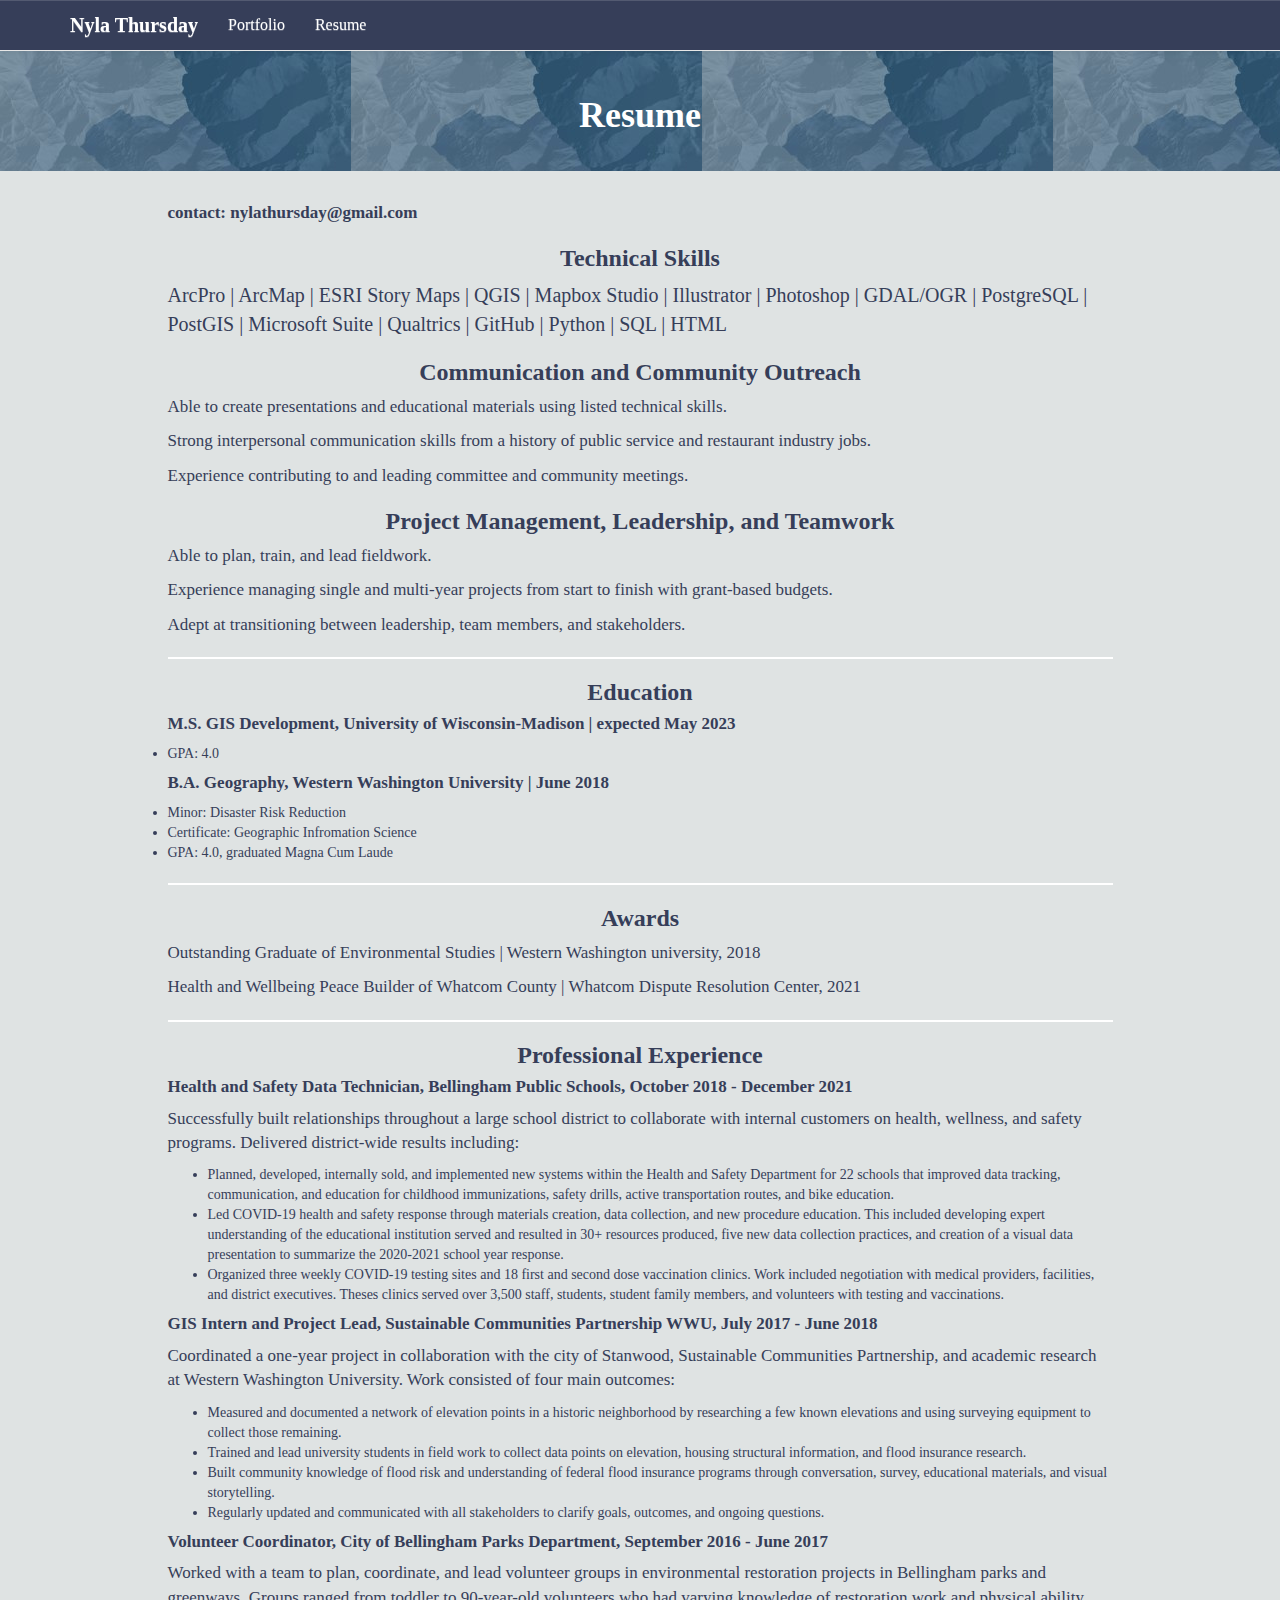
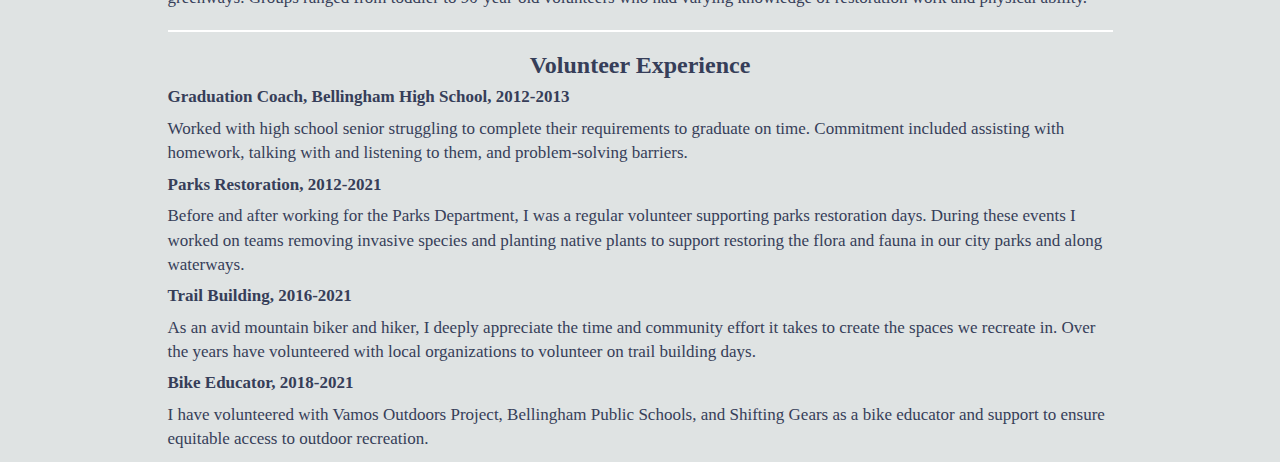
<file: resume.html>
<!DOCTYPE html>
<html lang="en">
	<head>
		<meta charset="utf-8">
		<meta name="viewport" content="width=device-width, initial-scale=1">
		<title>Nyla Thursday</title>
		<!-- <link href='https://fonts.googleapis.com/css?family=Montserrat:400,700' rel='stylesheet' type='text/css'> -->

		<!--put your Bootstrap stylesheet links below this comment and above style.css-->
		<link rel="stylesheet" href="css/bootstrap.min.css">
		<link rel="stylesheet" href="css/bootstrap-theme.min.css">
		<link rel="stylesheet" href="css/style.css">
		<!--[if IE<9]>
			<link rel="stylesheet" href="css/style.ie.css">
		<![endif]-->
	</head>

	<body>
		<nav class="navbar navbar-default navbar-fixed-top"> <!-- Create the navbar -->
      <div class="container">
        <div class="navbar-header"> <!-- Create the navbar -->
          <button type="button" class="navbar-toggle collapsed" data-toggle="collapse" data-target="#navbar" aria-expanded="false" aria-controls="navbar">
            <span class="sr-only">Toggle navigation</span>
						<span class="glyphicon glyphicon-menu-hamburger"></span><span class="mobile-menu"> Menu</span>
		      </button> <!-- Hamburger button for smaller devices -->
					<a class="navbar-brand" href="index.html">Nyla Thursday</a> <!-- Brand -->
		    </div>

		    <!-- Collect the nav links, forms, and other content for toggling -->
		    <div id="navbar" class="collapse navbar-collapse">
		      <ul class="nav navbar-nav">
		        <li><a href="Portfolio.html">Portfolio</a></li>
						<li><a href="resume.html">Resume</a></li>
		      </ul>
		    </div> <!--/.navbar-collapse -->
		  </div> <!--/.container -->
		</nav> <!--/navigation bar -->

		<div class="jumbotron">
      <div class="container">
        <h2>Resume</h2>
      </div>
    </div>

    <div class="container">
      <div class="row">
        <div class="col-md-10 col-md-offset-1 resume">
            <p> <strong>contact: nylathursday@gmail.com </strong></p>
          <h3>Technical Skills</h3>
          <p2>
            ArcPro | ArcMap | ESRI Story Maps | QGIS | Mapbox Studio | Illustrator | Photoshop | GDAL/OGR | PostgreSQL | PostGIS | Microsoft Suite | Qualtrics | GitHub | Python | SQL | HTML
          </p2>
          <h3>Communication and Community Outreach</h3>
          <p>Able to create presentations and educational materials using listed technical skills.</p>
          <p>Strong interpersonal communication skills from a history of public service and restaurant industry jobs.</p>
          <p>Experience contributing to and leading committee and community meetings.</p>
            
          <h3>Project Management, Leadership, and Teamwork</h3>
          <p>Able to plan, train, and lead fieldwork.</p>
          <p>Experience managing single and multi-year projects from start to finish with grant-based budgets.</p>
          <p>Adept at transitioning between leadership, team members, and stakeholders.</p>

          <hr>
            
          <h3>Education</h3>
          <h4>M.S. GIS Development, University of Wisconsin-Madison | expected May 2023</h4>
            <li>GPA: 4.0</li>
            
          <h4>B.A. Geography, Western Washington University | June 2018</h4>
            <li> Minor: Disaster Risk Reduction</li>
            <li> Certificate: Geographic Infromation Science</li>
            <li> GPA: 4.0, graduated Magna Cum Laude</li>
            
          <hr>
            
          <h3>Awards</h3>
          <p>Outstanding Graduate of Environmental Studies | Western Washington university, 2018</p>
          <p>Health and Wellbeing Peace Builder of Whatcom County | Whatcom Dispute Resolution Center, 2021</p>

          
        <hr>
              
          <h3>Professional Experience</h3>
          <h4>Health and Safety Data Technician, Bellingham Public Schools, October 2018 - December 2021</h4>
          <p>Successfully built relationships throughout a large school district to collaborate with internal customers on health, wellness, and safety programs. Delivered district-wide results including:</p>
          <ul>
            <li>Planned, developed, internally sold, and implemented new systems within the Health and Safety Department for 22 schools that improved data tracking, communication, and education for childhood immunizations, safety drills, active transportation routes, and bike education.</li>
            <li>Led COVID-19 health and safety response through materials creation, data collection, and new procedure education. This included developing expert understanding of the educational institution served and resulted in 30+ resources produced, five new data collection practices, and creation of a visual data presentation to summarize the 2020-2021 school year response. </li>
            <li>Organized three weekly COVID-19 testing sites and 18 first and second dose vaccination clinics. Work included negotiation with medical providers, facilities, and district executives. Theses clinics served over 3,500 staff, students, student family members, and volunteers with testing and vaccinations.</li>
          </ul>
          <h4>GIS Intern and Project Lead, Sustainable Communities Partnership WWU, July 2017 - June 2018</h4>
          <p>Coordinated a one-year project in collaboration with the city of Stanwood, Sustainable Communities Partnership, and academic research at Western Washington University. Work consisted of four main outcomes:</p>
          <ul>
            <li>Measured and documented a network of elevation points in a historic neighborhood by researching a few known elevations and using surveying equipment to collect those remaining.</li>
            <li>Trained and lead university students in field work to collect data points on elevation, housing structural information, and flood insurance research.</li>
            <li>Built community knowledge of flood risk and understanding of federal flood insurance programs through conversation, survey, educational materials, and visual storytelling. </li>
            <li>Regularly updated and communicated with all stakeholders to clarify goals, outcomes, and ongoing questions. </li>
          </ul>      
            
          <h4>Volunteer Coordinator, City of Bellingham Parks Department, September 2016 - June 2017</h4>
          <p>Worked with a team to plan, coordinate, and lead volunteer groups in environmental restoration projects in Bellingham parks and greenways. Groups ranged from toddler to 90-year-old volunteers who had varying knowledge of restoration work and physical ability. </p>

          <hr>
          <h3>Volunteer Experience</h3>
          <h4>Graduation Coach, Bellingham High School, 2012-2013</h4>
          <p>Worked with high school senior struggling to complete their requirements to graduate on time. Commitment included assisting with homework, talking with and listening to them, and problem-solving barriers.</p>
            
          <h4>Parks Restoration, 2012-2021</h4>
          <p>Before and after working for the Parks Department, I was a regular volunteer supporting parks restoration days. During these events I worked on teams removing invasive species and planting native plants to support restoring the flora and fauna in our city parks and along waterways.</p>
            
          <h4>Trail Building, 2016-2021</h4>
          <p>As an avid mountain biker and hiker, I deeply appreciate the time and community effort it takes to create the spaces we recreate in. Over the years have volunteered with local organizations to volunteer on trail building days.</p>
        
          <h4>Bike Educator, 2018-2021</h4>
          <p>I have volunteered with Vamos Outdoors Project, Bellingham Public Schools, and Shifting Gears as a bike educator and support to ensure equitable access to outdoor recreation.</p>
            
        </div>

        </div>

      </div>

		<!--put your external script links here-->
		<script type="text/javascript" src="lib/jquery-1.11.3.js"></script>
		<script type="text/javascript" src="lib/bootstrap.min.js"></script>
	</body>
</html>
</file>
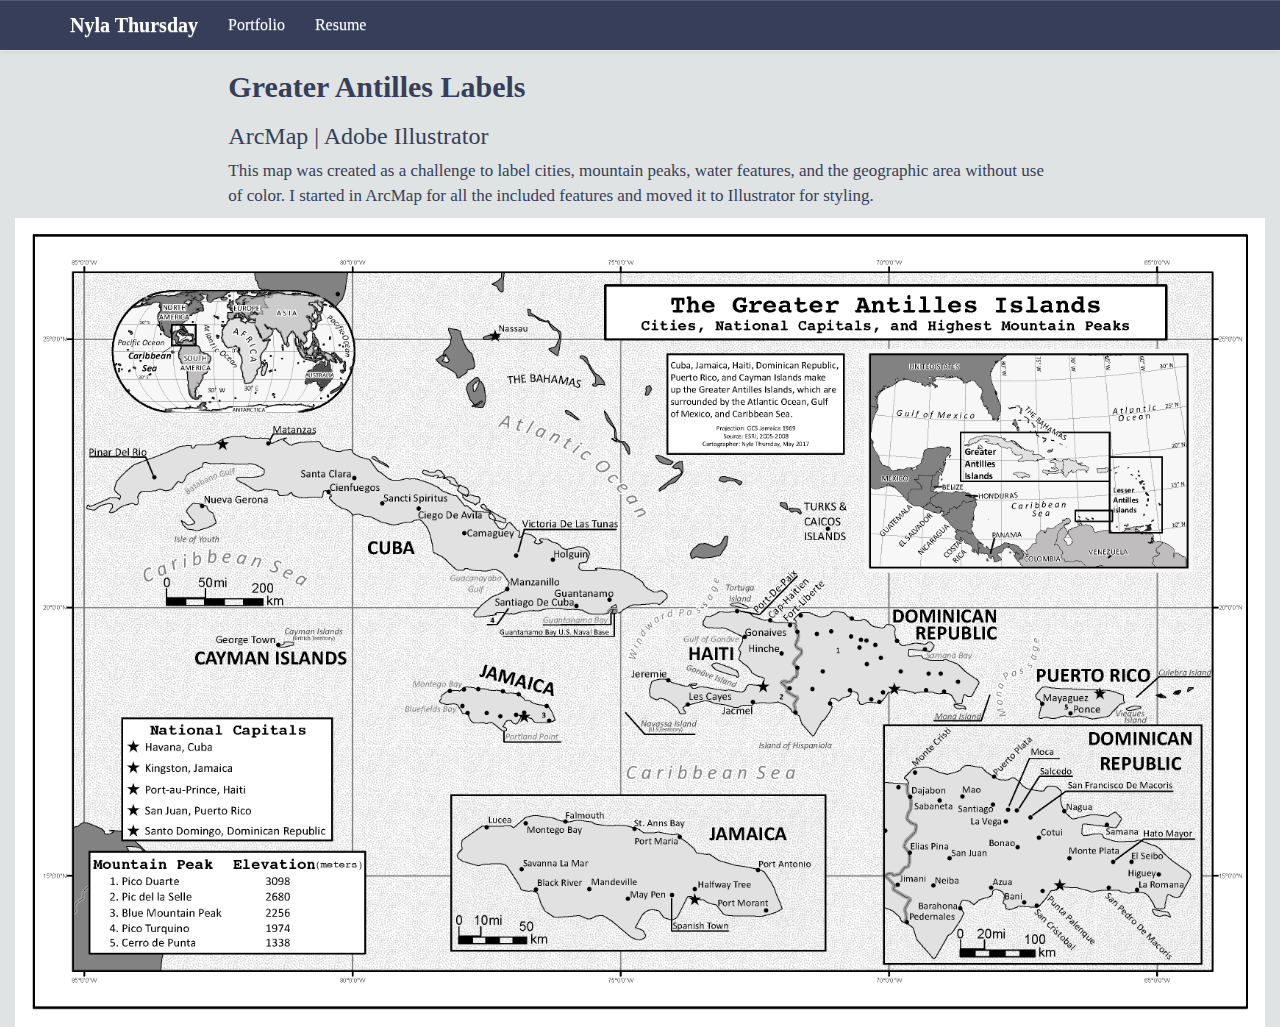
<file: portfolio/antilles.html>
<!DOCTYPE html>
<html lang="en">
	<head>
		<meta charset="utf-8">
		<meta name="viewport" content="width=device-width, initial-scale=1">
		<title>Nyla Thursday</title>
		<!-- <link href='https://fonts.googleapis.com/css?family=Montserrat:400,700' rel='stylesheet' type='text/css'> -->

		<!--put your Bootstrap stylesheet links below this comment and above style.css-->
		<link rel="stylesheet" href="../css/bootstrap.min.css">
		<link rel="stylesheet" href="../css/bootstrap-theme.min.css">
		<link rel="stylesheet" href="../css/style.css">
		<!--[if IE<9]>
			<link rel="stylesheet" href="css/style.ie.css">
		<![endif]-->
	</head>

	<body>
		<nav class="navbar navbar-default navbar-fixed-top"> <!-- Creates the navbar -->
		  <div class="container">
		    <div class="navbar-header"> <!-- Creates the navbar header -->
					<button type="button" class="navbar-toggle collapsed" data-toggle="collapse" data-target="#navbar" aria-expanded="false" aria-controls="navbar">
		        <span class="sr-only">Toggle navigation</span> <!-- Used for screen readers for accessibility -->
						<span class="glyphicon glyphicon-menu-hamburger"></span><span class="menu"> Menu</span>
		      </button> <!-- Hamburger button for smaller devices -->
					<a class="navbar-brand" href="../index.html">Nyla Thursday</a> <!-- Your website brand name -->
		    </div>

		    <div id="navbar" class="collapse navbar-collapse"> <!-- Links to include in navbar -->
		      <ul class="nav navbar-nav">  <!-- Unordered list for links on navbar -->
		        <li><a href="../Portfolio.html">Portfolio</a></li>
						<li><a href="../resume.html">Resume</a></li>
		      </ul>
		    </div> <!-- end .navbar-collapse -->
		  </div> <!-- end .container -->
		</nav> <!-- end navigation bar -->

		<div class="container-fluid">
			<div class="row">
				<div class="col-md-8 col-md-offset-2 col-xs-10 col-xs-offset-1">
					<h2 class="portfolio-title">Greater Antilles Labels</h2>
                    <h3>ArcMap | Adobe Illustrator</h3>
					<p class="portfolio-description">
						This map was created as a challenge to label cities, mountain peaks, water features, and the geographic area without use of color. I started in ArcMap for all the included features and moved it to Illustrator for styling. 
					</p>
				</div>
			</div>
			<div class="row">
				<div class="col-md-12 portfolio-image">
					<a href="../assets/greater-antilles.png"><img src="../assets/greater-antilles.png" alt="greater antilles" class="center-block img-responsive"/></a>
				</div>
			</div>
		</div>

		<!--put your external script links here-->
		<script type="text/javascript" src="../lib/jquery-1.11.3.js"></script>
		<script type="text/javascript" src="../lib/bootstrap.min.js"></script>
	</body>
</html>
</file>
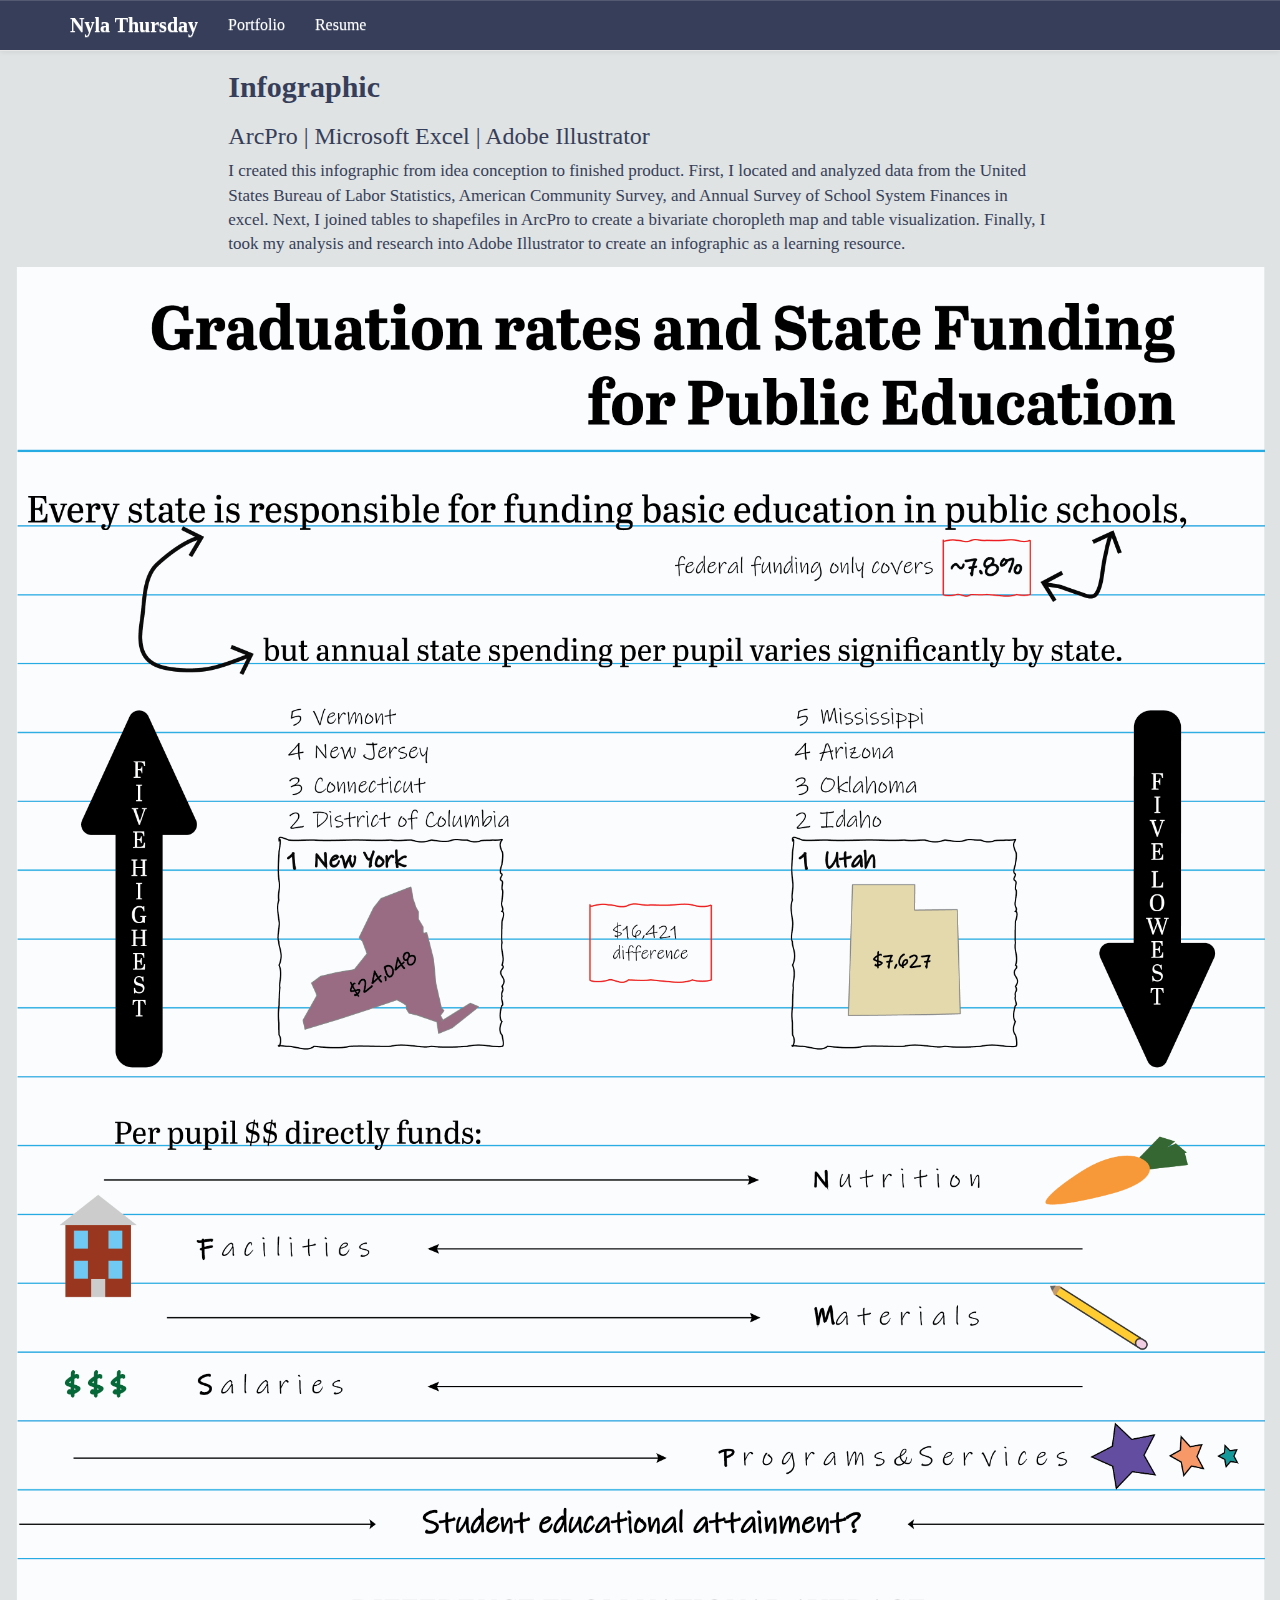
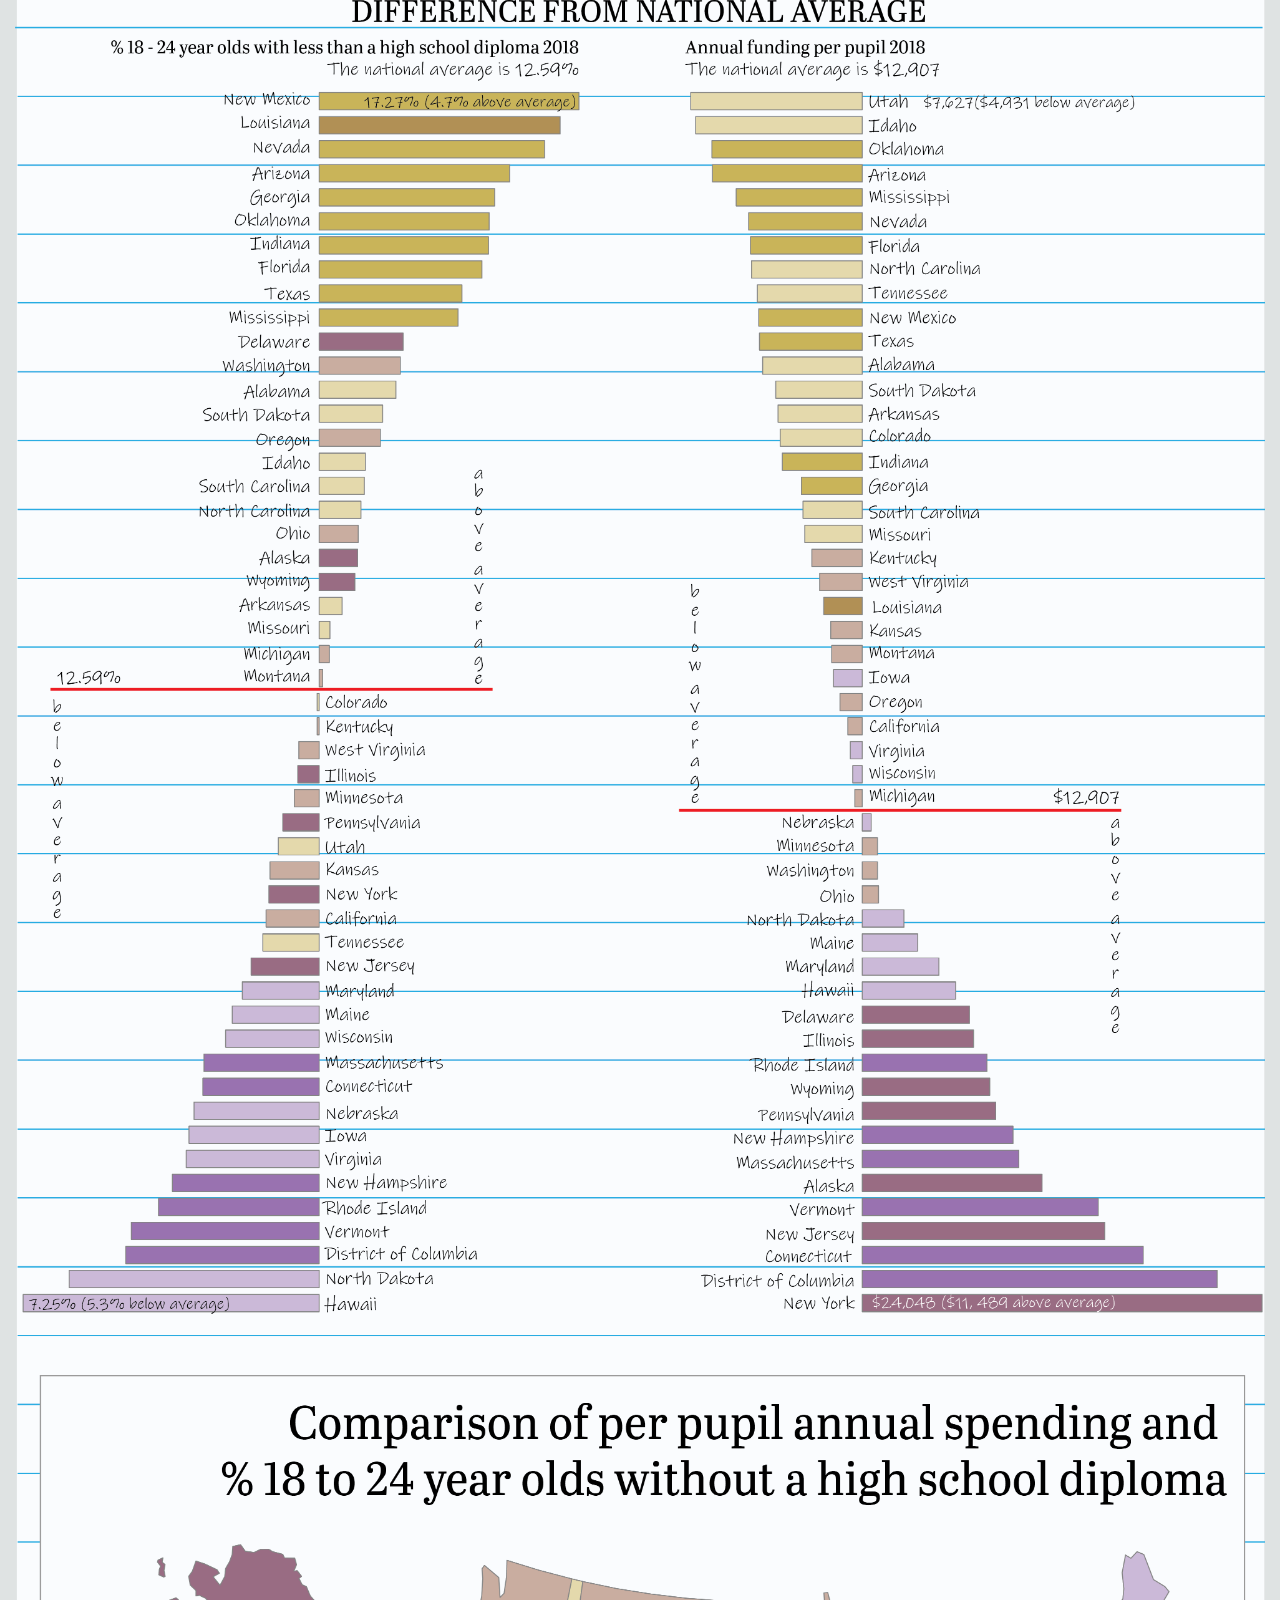
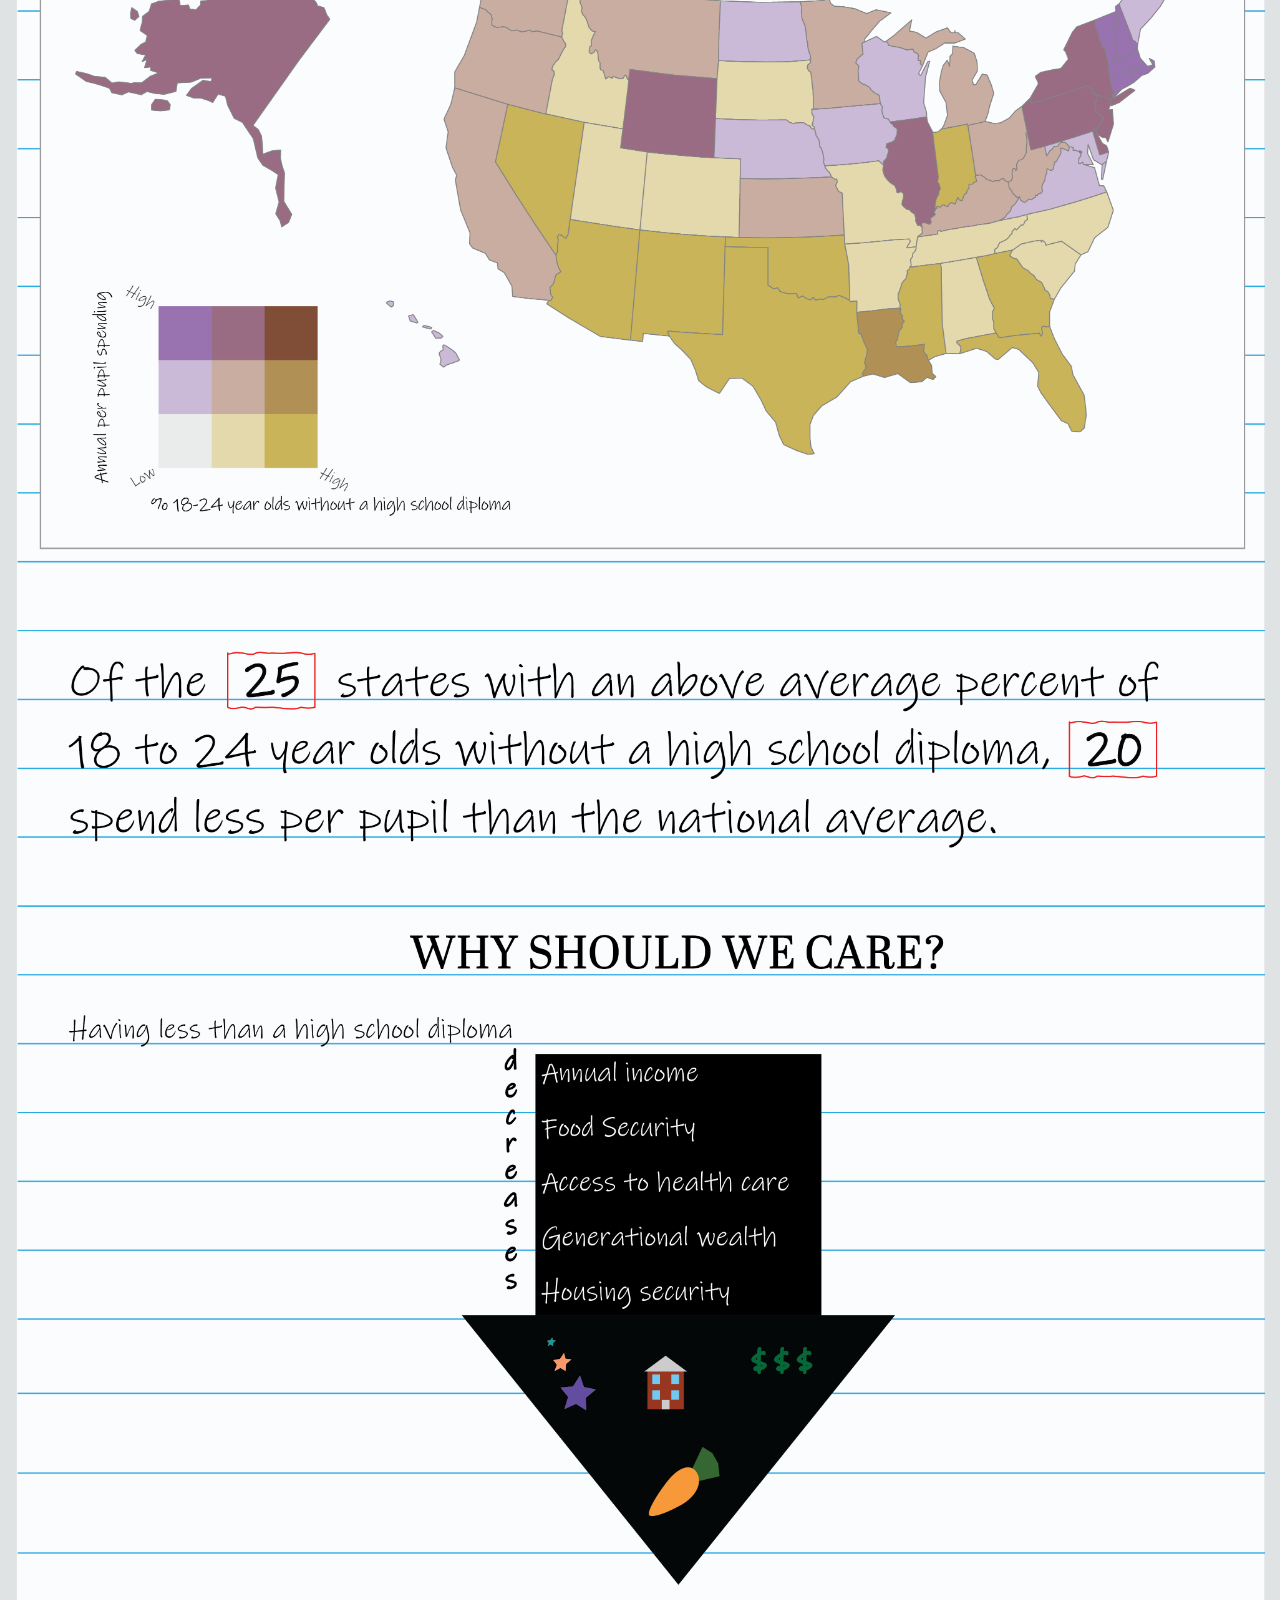
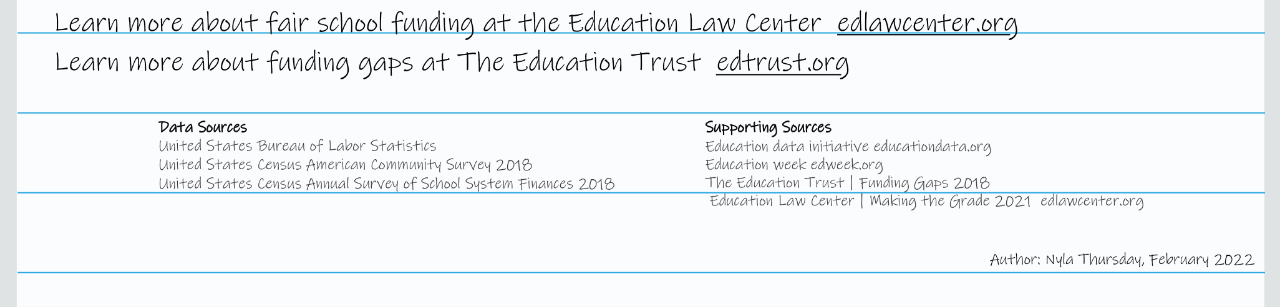
<file: portfolio/edu_spend.html>
<!DOCTYPE html>
<html lang="en">
	<head>
		<meta charset="utf-8">
		<meta name="viewport" content="width=device-width, initial-scale=1">
		<title>Nyla Thursday</title>
		<!-- <link href='https://fonts.googleapis.com/css?family=Montserrat:400,700' rel='stylesheet' type='text/css'> -->

		<!--put your Bootstrap stylesheet links below this comment and above style.css-->
		<link rel="stylesheet" href="../css/bootstrap.min.css">
		<link rel="stylesheet" href="../css/bootstrap-theme.min.css">
		<link rel="stylesheet" href="../css/style.css">
		<!--[if IE<9]>
			<link rel="stylesheet" href="css/style.ie.css">
		<![endif]-->
	</head>

	<body>
		<nav class="navbar navbar-default navbar-fixed-top"> <!-- Creates the navbar -->
		  <div class="container">
		    <div class="navbar-header"> <!-- Creates the navbar header -->
					<button type="button" class="navbar-toggle collapsed" data-toggle="collapse" data-target="#navbar" aria-expanded="false" aria-controls="navbar">
		        <span class="sr-only">Toggle navigation</span> <!-- Used for screen readers for accessibility -->
						<span class="glyphicon glyphicon-menu-hamburger"></span><span class="menu"> Menu</span>
		      </button> <!-- Hamburger button for smaller devices -->
					<a class="navbar-brand" href="../index.html">Nyla Thursday</a> <!-- Your website brand name -->
		    </div>

		    <div id="navbar" class="collapse navbar-collapse"> <!-- Links to include in navbar -->
		      <ul class="nav navbar-nav">  <!-- Unordered list for links on navbar -->
		        <li><a href="../Portfolio.html">Portfolio</a></li>
						<li><a href="../resume.html">Resume</a></li>
		      </ul>
		    </div> <!-- end .navbar-collapse -->
		  </div> <!-- end .container -->
		</nav> <!-- end navigation bar -->

		<div class="container-fluid">
			<div class="row">
				<div class="col-md-8 col-md-offset-2 col-xs-10 col-xs-offset-1">
					<h2 class="portfolio-title">Infographic</h2>
                    <h3>ArcPro | Microsoft Excel | Adobe Illustrator</h3>
					<p class="portfolio-description">
						I created this infographic from idea conception to finished product. First, I located and analyzed data from the United States Bureau of Labor Statistics, American Community Survey, and Annual Survey of School System Finances in excel. Next, I joined tables to shapefiles in ArcPro to create a bivariate choropleth map and table visualization. Finally, I took my analysis and research into Adobe Illustrator to create an infographic as a learning resource.
					</p>
				</div>
			</div>
			<div class="row">
				<div class="col-md-12 portfolio-image">
					<a href="../assets/educational-spending.png"><img src="../assets/educational-spending.png" alt="Educational Spending" class="center-block img-responsive"/></a>
				</div>
			</div>
		</div>

		<!--put your external script links here-->
		<script type="text/javascript" src="../lib/jquery-1.11.3.js"></script>
		<script type="text/javascript" src="../lib/bootstrap.min.js"></script>
	</body>
</html>
</file>
<file: css/style.css>
/***** NAVBAR *****/
.navbar-default {
  background-color: #363E59;
  border-radius: 0;
  background-image: none;
}

/* Navbar title */
.navbar-default .navbar-brand {
  color: white;
  font-size: 20px;
  font-weight: bold;
}

/* Navbar hover effects */
.navbar-default .navbar-brand:hover,
.navbar-default .navbar-brand:focus,
.navbar-default .navbar-nav > li > a:hover,
.navbar-default .navbar-nav > li > a:focus {
    color: #6D869A;
}

/* Navbar links */
.navbar-default .navbar-nav > li > a {
  color: #fff;
  font-size: 16px;
}

/* Navbar collapsed styles */
.navbar-header .navbar-toggle {
  color: #fff;
}

.navbar-header .navbar-toggle:hover,
.navbar-header .navbar-toggle:focus {
  background-color: #ebd122;
  color: #242424;
}

/*** Portfolio pieces ***/
.portfolio-thumbnail {
  background-color: #fff;
  border-color: #40647E;
  border-width: 2px;
  width: 95%;
}

.portfolio-thumbnail:hover {
  border-color: #30A5BF;
}

.portfolio-title {
  font-weight: bold;
}

.portfolio-description {
}

.portfolio-image {
}

#headshot {
  max-height: 250px;
}

.resume h3 {
  font-weight: bold;
  text-align: center;
}

.resume h4 {
  font-weight: bold;
  font-size: 17px;
}

hr {
  border-color: white;
  border-width: 2px;
}

p {
  font-size: 17px;
}

p2 {
  font-size: 20px;
}

sh {
  font-size: 14px;
}

a {
  color:  #363E59;
}

ap {
  color:  #363E59;
  text-decoration-line: underline;
}

a:hover {
  color: #6D869A;
}

.jumbotron {
  background-image: url("../assets/mtn-range3.jpg");
  text-align: center;
  color: #fff;
  padding: 2%;
}

.jumbotron h2 {
  font-size: 36px;
  font-weight: bold;
}

body {
  padding-top: 50px;
  font-family: 'Tahoma', serif;
  background-color: #DFE3E3;
  color: #363E59;
}
</file>
